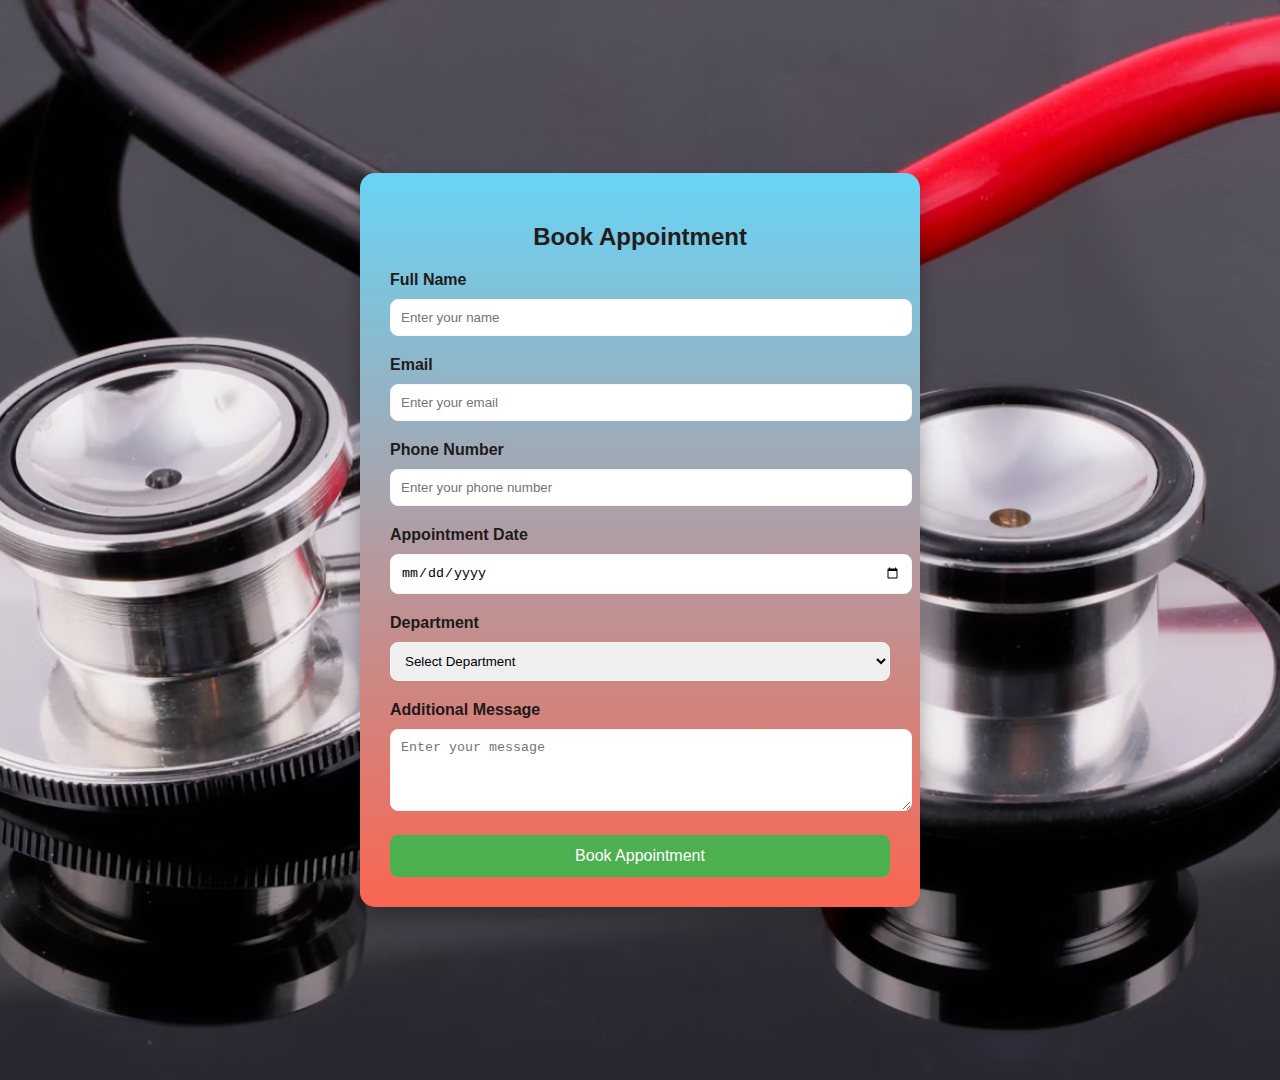
<file: apointment.html>
<!DOCTYPE html>
<html lang="en">
<head>
    <meta charset="UTF-8">
    <meta name="viewport" content="width=device-width, initial-scale=1.0">
    <title>Book appointments</title>
    <link rel="stylesheet" href="book.css">
</head>
<body>
    <div class="form-container">
        <h2>Book Appointment</h2>
        <form>
          <label for="name">Full Name</label>
          <input type="text" id="name" placeholder="Enter your name" required>
      
          <label for="email">Email</label>
          <input type="email" id="email" placeholder="Enter your email" required>
      
          <label for="phone">Phone Number</label>
          <input type="tel" id="phone" placeholder="Enter your phone number" required>
      
          <label for="date">Appointment Date</label>
          <input type="date" id="date" required>
      
          <label for="department">Department</label>
          <select id="department" required>
            <option value="">Select Department</option>
            <option value="cardiology">Cardiology</option>
            <option value="neurology">Neurology</option>
            <option value="orthopedics">Orthopedics</option>
            <option value="pediatrics">Pediatrics</option>
          </select>
      
          <label for="message">Additional Message</label>
          <textarea id="message" rows="4" placeholder="Enter your message"></textarea>
      
          <button type="submit">Book Appointment</button>
        </form>
      </div>
</body>
</html>
</file>
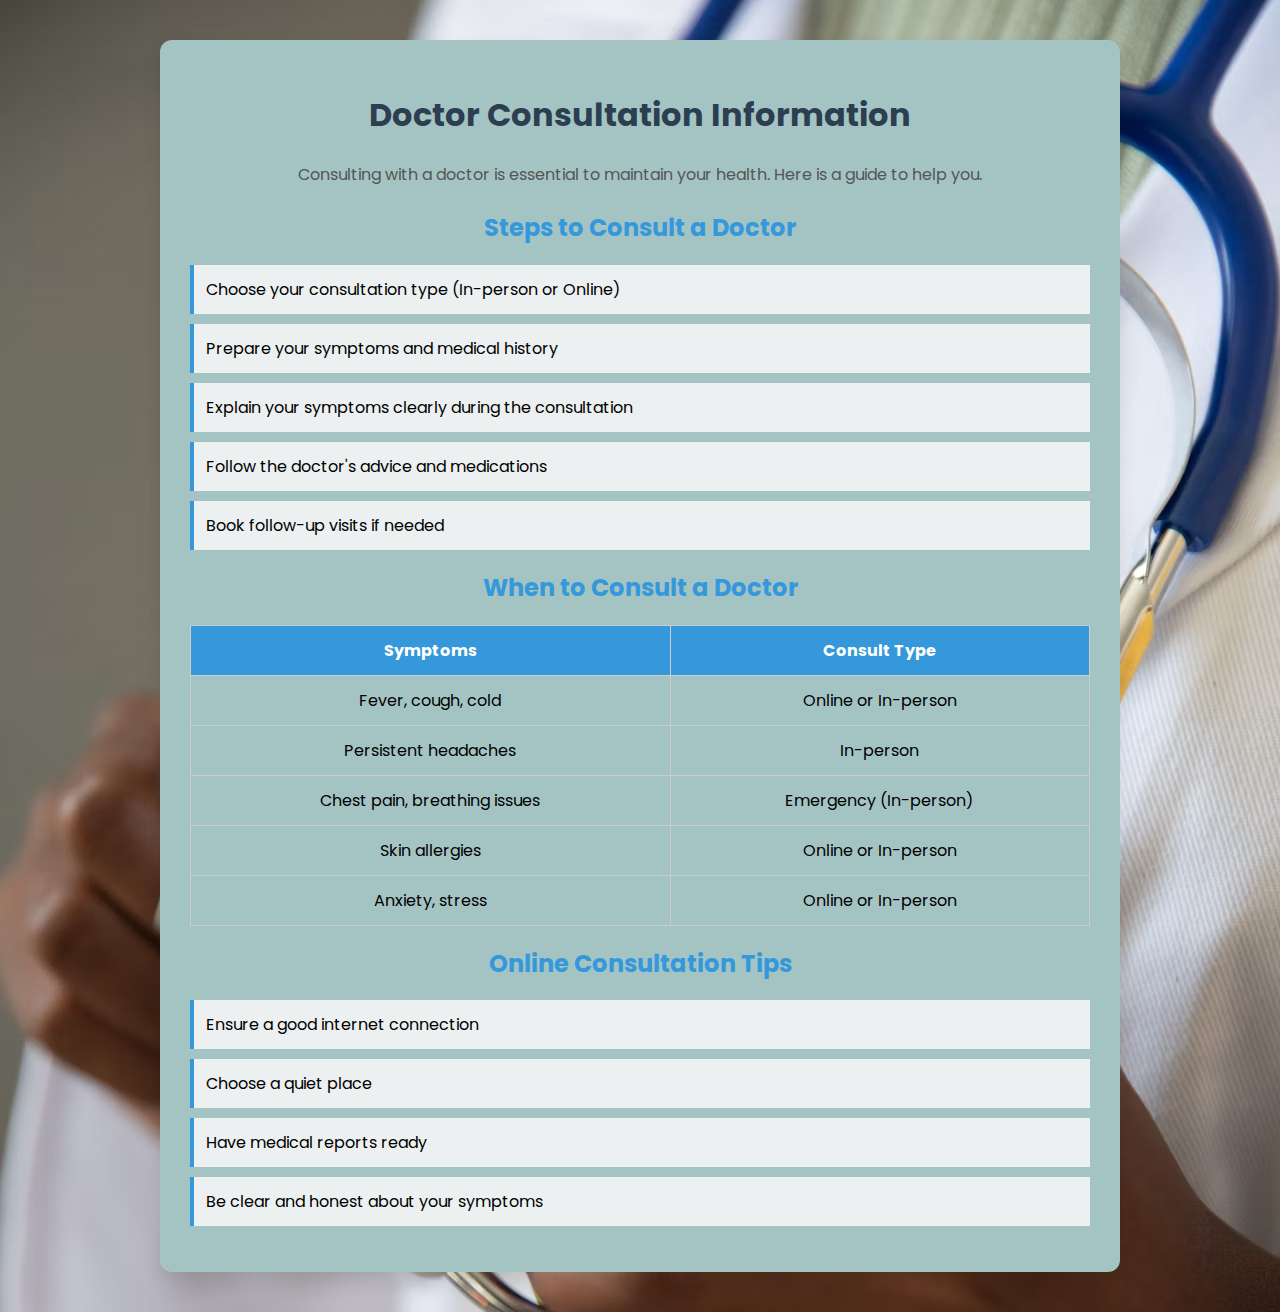
<file: consult.html>
<!DOCTYPE html>
<html lang="en">
<head>
    <meta charset="UTF-8">
    <meta name="viewport" content="width=device-width, initial-scale=1.0">
    <title>Doctor Consultation Info</title>
    <link href="https://fonts.googleapis.com/css2?family=Poppins:wght@400;600&display=swap" rel="stylesheet">
    <link rel="stylesheet" href="doctor.css">
</head>
<body>
    <div class="container">
        <h1>Doctor Consultation Information</h1>
        <p>Consulting with a doctor is essential to maintain your health. Here is a guide to help you.</p>
    
        <h2>Steps to Consult a Doctor</h2>
        <ul>
            <li>Choose your consultation type (In-person or Online)</li>
            <li>Prepare your symptoms and medical history</li>
            <li>Explain your symptoms clearly during the consultation</li>
            <li>Follow the doctor's advice and medications</li>
            <li>Book follow-up visits if needed</li>
        </ul>
    
        <h2>When to Consult a Doctor</h2>
        <table>
            <thead>
                <tr>
                    <th>Symptoms</th>
                    <th>Consult Type</th>
                </tr>
            </thead>
            <tbody>
                <tr>
                    <td>Fever, cough, cold</td>
                    <td>Online or In-person</td>
                </tr>
                <tr>
                    <td>Persistent headaches</td>
                    <td>In-person</td>
                </tr>
                <tr>
                    <td>Chest pain, breathing issues</td>
                    <td>Emergency (In-person)</td>
                </tr>
                <tr>
                    <td>Skin allergies</td>
                    <td>Online or In-person</td>
                </tr>
                <tr>
                    <td>Anxiety, stress</td>
                    <td>Online or In-person</td>
                </tr>
            </tbody>
        </table>
    
        <h2>Online Consultation Tips</h2>
        <ul>
            <li>Ensure a good internet connection</li>
            <li>Choose a quiet place</li>
            <li>Have medical reports ready</li>
            <li>Be clear and honest about your symptoms</li>
        </ul>
    </div> 
</body>
</html>
</file>
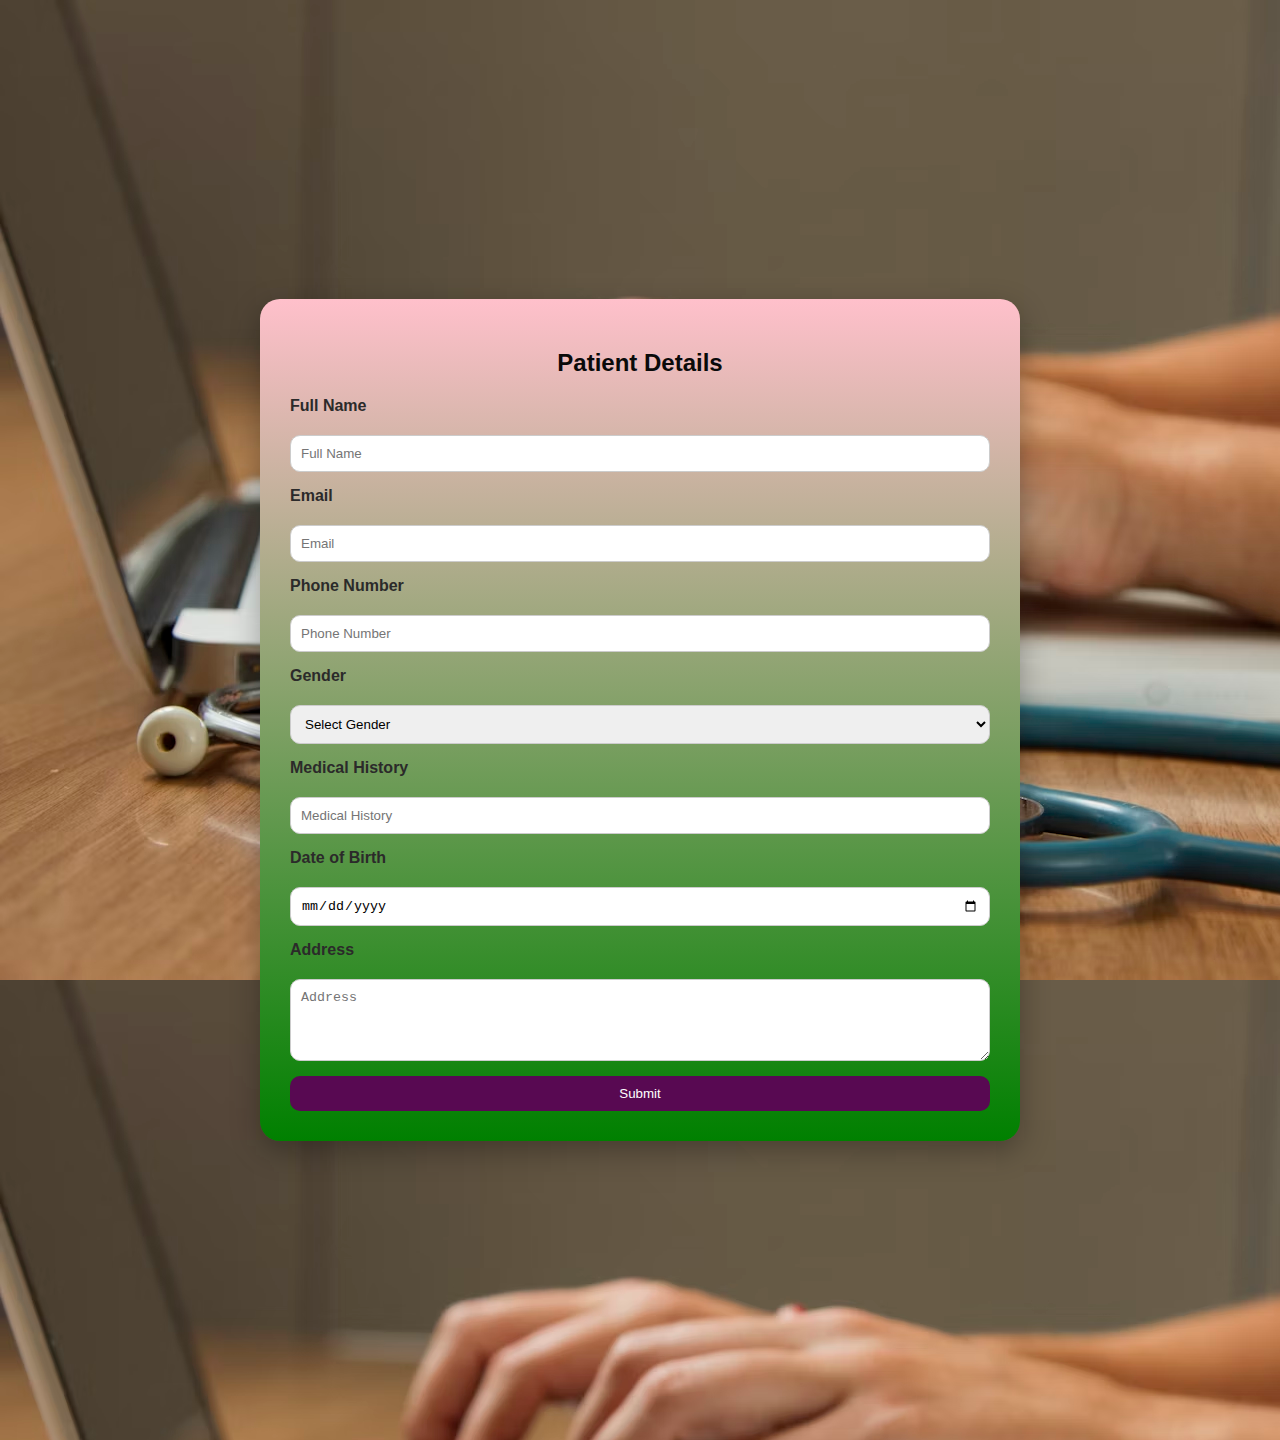
<file: contact_us.html>
<!DOCTYPE html>
 <html lang="en">
 <head>
  <meta charset="UTF-8">
  <meta name="viewport" content="width=device-width, initial-scale=1.0">
  <title>contact us</title>
  <link rel="stylesheet" href="contact.css">
 </head>
 <body>
  <div class="container">
    <div class="form-container">
      <h2>Patient Details</h2>
      <form>
        <label for="name">Full Name</label>
        <input type="text" id="name" placeholder="Full Name" required>
  
        <label for="email">Email</label>
        <input type="email" id="email" placeholder="Email" required>
  
        <label for="phone">Phone Number</label>
        <input type="text" id="phone" placeholder="Phone Number" required>
  
        <label for="gender">Gender</label>
        <select id="gender" required>
          <option value="">Select Gender</option>
          <option value="Male">Male</option>
          <option value="Female">Female</option>
          <option value="Other">Other</option>
        </select>
        <label for="history">Medical History</label>
        <input type="text" id="history" placeholder="Medical History" required>
  
        <label for="dob">Date of Birth</label>
        <input type="date" id="dob" required>
  
        <label for="address">Address</label>
        <textarea id="address" placeholder="Address" rows="4" required></textarea>
  
        <button type="submit">Submit</button>
      </form>
    </div>
  </div>
  
 </body>
 </html>
</file>
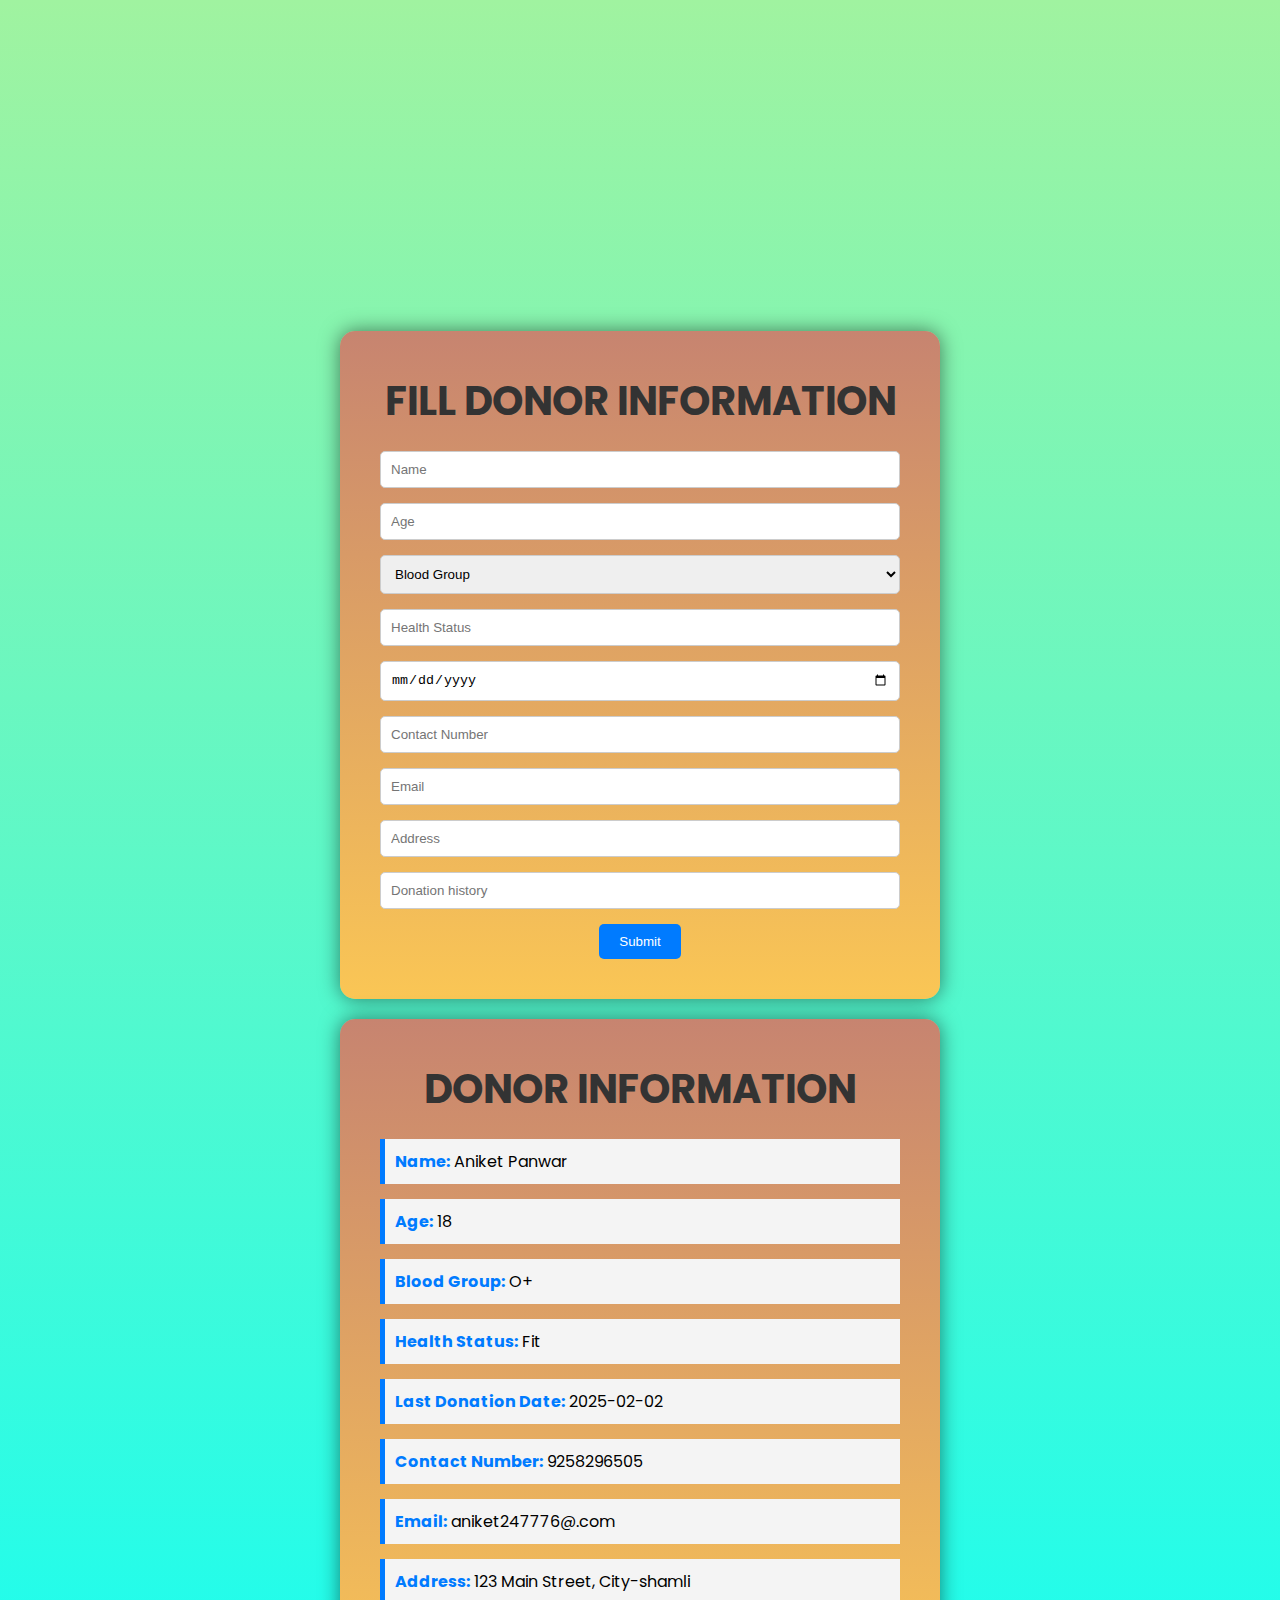
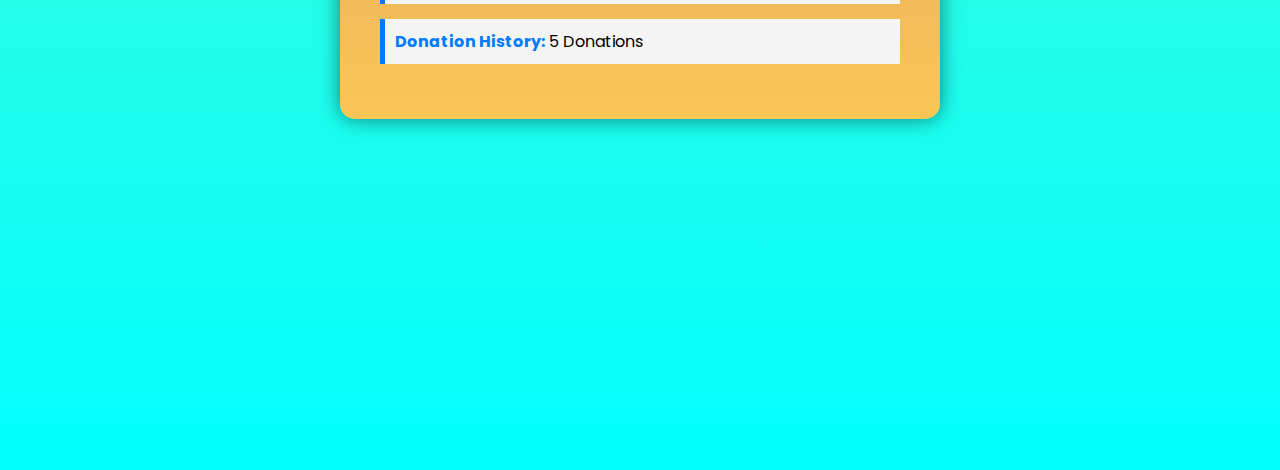
<file: donar.html>
<!DOCTYPE html>
<html lang="en">
<head>
    <meta charset="UTF-8">
    <meta name="viewport" content="width=device-width, initial-scale=1.0">
    <title>Donor Medical Report</title>
    <link href="https://fonts.googleapis.com/css2?family=Poppins:wght@300;400;600&display=swap" rel="stylesheet">
    <link rel="stylesheet" href="donar01.css">
</head>
<body>
    <div class="form-container">
        <h1>Fill Donor Information</h1>
        <form>
            <input type="text" placeholder="Name" required>
            <input type="number" placeholder="Age" required>
            <select required>
                <option value="" disabled selected>Blood Group</option>
                <option value="A+">A+</option>
                <option value="A-">A-</option>
                <option value="B+">B+</option>
                <option value="B-">B-</option>
                <option value="O+">O+</option>
                <option value="O-">O-</option>
                <option value="AB+">AB+</option>
                <option value="AB-">AB-</option>
            </select>
            <input type="text" placeholder="Health Status" required>
            <input type="date" placeholder="Last Donation Date" required>
            <input type="tel" placeholder="Contact Number" required>
            <input type="email" placeholder="Email" required>
            <input type="text" placeholder="Address" required>
            <input type="text" placeholder="Donation history" required>
            <button type="submit">Submit</button>
        </form>
    </div>
    <div class="report-container">
        <h1>Donor Information</h1>
        <div class="report-item"><span>Name:</span> Aniket Panwar</div>
        <div class="report-item"><span>Age:</span> 18</div>
        <div class="report-item"><span>Blood Group:</span> O+</div>
        <div class="report-item"><span>Health Status:</span> Fit</div>
        <div class="report-item"><span>Last Donation Date:</span> 2025-02-02</div>
        <div class="report-item"><span>Contact Number:</span> 9258296505</div>
        <div class="report-item"><span>Email:</span>  aniket247776@.com</div>
        <div class="report-item"><span>Address:</span> 123 Main Street, City-shamli</div>
        <div class="report-item"><span>Donation History:</span> 5 Donations</div>
    </div>
</body>
</html>
</file>
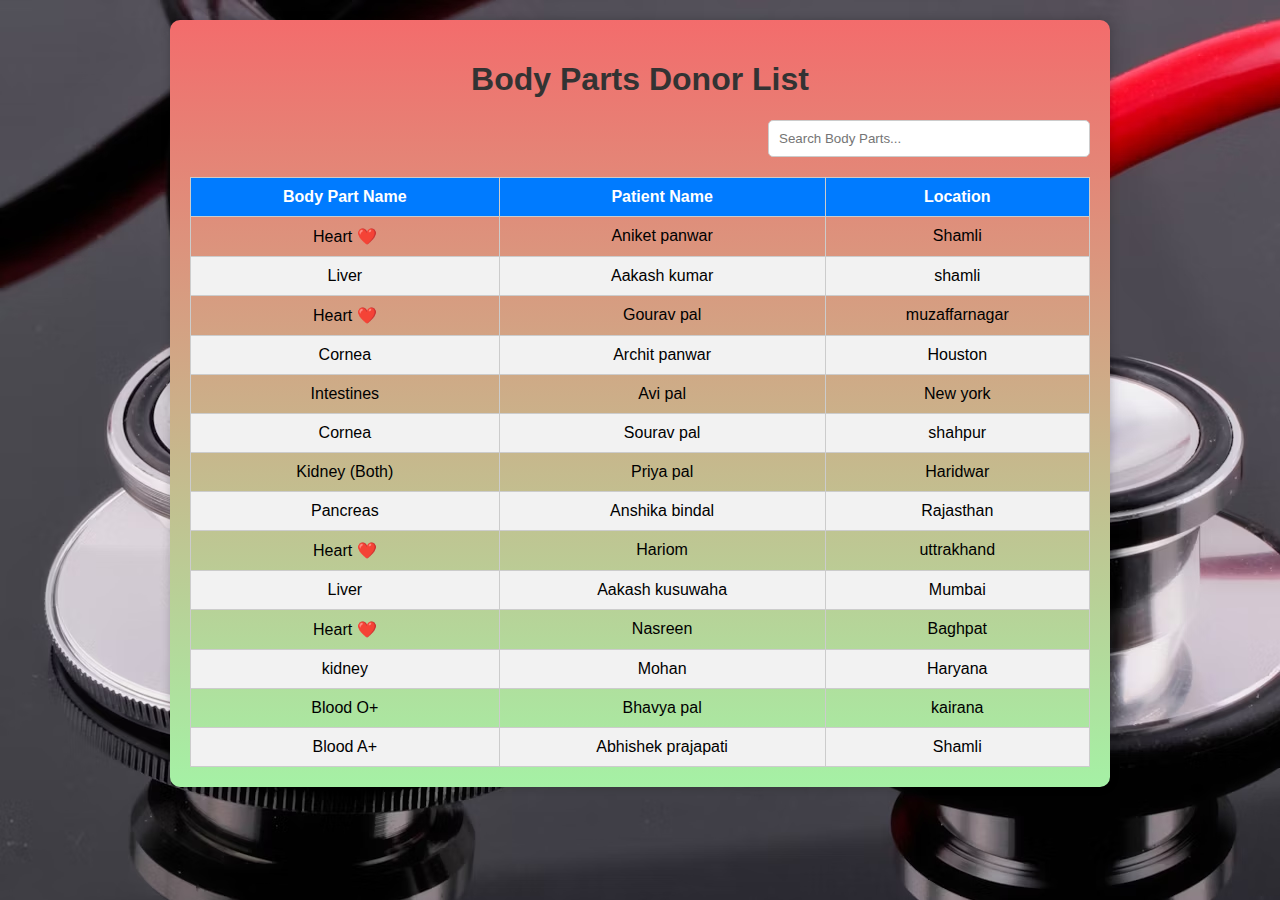
<file: find-donar.html>
<!DOCTYPE html>
<html lang="en">

<head>
  <meta charset="UTF-8">
  <meta name="viewport" content="width=device-width, initial-scale=1.0">
  <title>Body Parts Donor List</title>
  <link rel="stylesheet" href="find-donar01.css">
</head>

<body>
  <div class="container">
    <h1>Body Parts Donor List</h1>
    <div class="search-box">
      <input type="text" id="search" onkeyup="searchParts()" placeholder="Search Body Parts...">
    </div>
    <table>
      <thead>
        <tr>
          <th>Body Part Name</th>
          <th>Patient Name</th>
          <th>Location</th>
        </tr>
      </thead>
      <tbody id="donorTable">
        <tr>
          <td>Heart ❤️</td>
          <td>Aniket panwar</td>
          <td>Shamli</td>
        </tr>
        <tr>
          <td>Liver</td>
          <td>Aakash kumar</td>
          <td>shamli</td>
        </tr>
        <tr>
          <td>Heart ❤️</td>
          <td>Gourav pal</td>
          <td>muzaffarnagar</td>
        </tr>
        <tr>
          <td>Cornea</td>
          <td>Archit panwar</td>
          <td>Houston</td>
        </tr>
        <tr>
          <td>Intestines</td>
          <td>Avi pal</td>
          <td>New york</td>
        </tr>
        <tr>
          <td>Cornea</td>
          <td>Sourav pal</td>
          <td>shahpur</td>
        </tr>
        <tr>
          <td>Kidney (Both)</td>
          <td>Priya pal</td>
          <td>Haridwar</td>
        </tr>
        <tr>
          <td>Pancreas</td>
          <td>Anshika bindal </td>
          <td>Rajasthan</td>
        </tr>
        <tr>
          <td>Heart ❤️</td>
          <td>Hariom</td>
          <td>uttrakhand</td>
        </tr>
        <tr>
          <td>Liver</td>
          <td>Aakash kusuwaha</td>
          <td>Mumbai</td>
        </tr>
        <tr>
          <td>Heart ❤️</td>
          <td>Nasreen </td>
          <td>Baghpat</td>
        </tr>
        <tr>
          <td> kidney</td>
          <td>Mohan</td>
          <td>Haryana</td>
        </tr>
        <tr>
          <td>Blood O+</td>
          <td>Bhavya pal</td>
          <td>kairana</td>
        </tr>
        <tr>
          <td>Blood A+</td>
          <td> Abhishek prajapati</td>
          <td>Shamli</td>
        </tr>
      </tbody>
    </table>
  </div>
  <script src="script.js"></script>
</body>

</html>
</file>
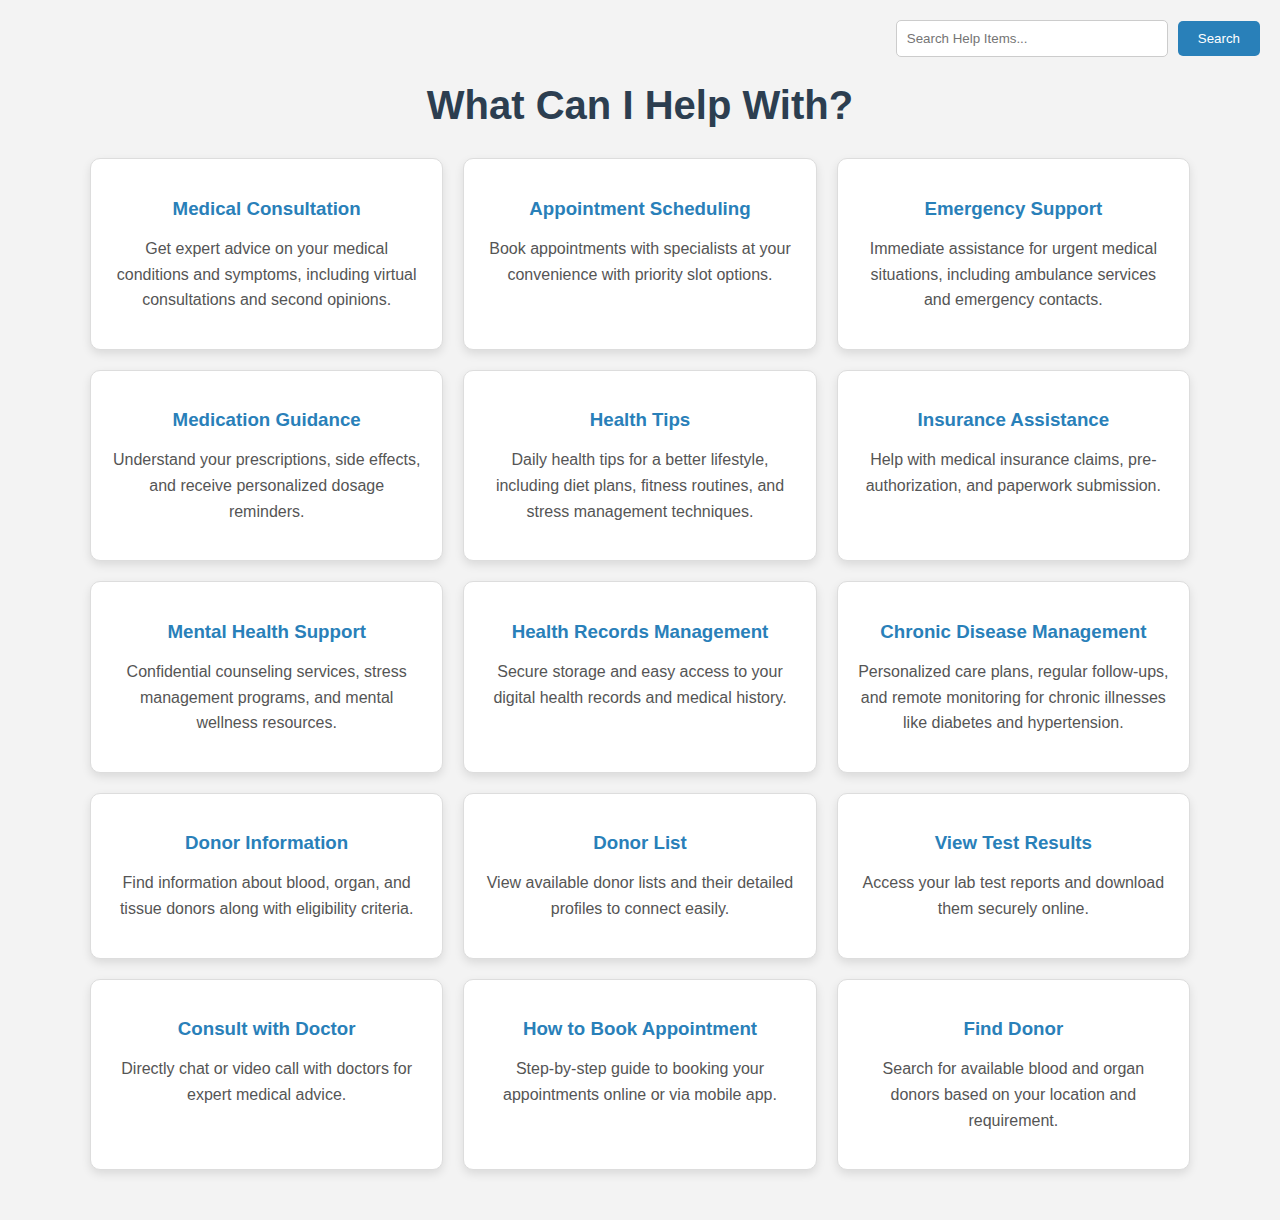
<file: help.html>
<!DOCTYPE html>
<html lang="en">
<head>
    <meta charset="UTF-8">
    <meta name="viewport" content="width=device-width, initial-scale=1.0">
    <title>Medical Help Section</title>
    <link rel="stylesheet" href="helf01.css">
</head>
<body>
    <section class="help-section">
        <div class="search-box">
            <input type="text" id="search" placeholder="Search Help Items..." onkeyup="searchItems()">
            <button onclick="searchItems()">Search</button>
        </div>
        <h2>What Can I Help With?</h2>
        <ul class="help-list">
            <li class="help-item">
                <h3>Medical Consultation</h3>
                <p>Get expert advice on your medical conditions and symptoms, including virtual consultations and second opinions.</p>
            </li>
            <li class="help-item">
                <h3>Appointment Scheduling</h3>
                <p>Book appointments with specialists at your convenience with priority slot options.</p>
            </li>
            <li class="help-item">
                <h3>Emergency Support</h3>
                <p>Immediate assistance for urgent medical situations, including ambulance services and emergency contacts.</p>
            </li>
            <li class="help-item">
                <h3>Medication Guidance</h3>
                <p>Understand your prescriptions, side effects, and receive personalized dosage reminders.</p>
            </li>
            <li class="help-item">
                <h3>Health Tips</h3>
                <p>Daily health tips for a better lifestyle, including diet plans, fitness routines, and stress management techniques.</p>
            </li>
            <li class="help-item">
                <h3>Insurance Assistance</h3>
                <p>Help with medical insurance claims, pre-authorization, and paperwork submission.</p>
            </li>
            <li class="help-item">
                <h3>Mental Health Support</h3>
                <p>Confidential counseling services, stress management programs, and mental wellness resources.</p>
            </li>
            <li class="help-item">
                <h3>Health Records Management</h3>
                <p>Secure storage and easy access to your digital health records and medical history.</p>
            </li>
            <li class="help-item">
                <h3>Chronic Disease Management</h3>
                <p>Personalized care plans, regular follow-ups, and remote monitoring for chronic illnesses like diabetes and hypertension.</p>
            </li>
            <li class="help-item">
                <h3>Donor Information</h3>
                <p>Find information about blood, organ, and tissue donors along with eligibility criteria.</p>
            </li>
            <li class="help-item">
                <h3>Donor List</h3>
                <p>View available donor lists and their detailed profiles to connect easily.</p>
            </li>
            <li class="help-item">
                <h3>View Test Results</h3>
                <p>Access your lab test reports and download them securely online.</p>
            </li>
            <li class="help-item">
                <h3>Consult with Doctor</h3>
                <p>Directly chat or video call with doctors for expert medical advice.</p>
            </li>
            <li class="help-item">
                <h3>How to Book Appointment</h3>
                <p>Step-by-step guide to booking your appointments online or via mobile app.</p>
            </li>
            <li class="help-item">
                <h3>Find Donor</h3>
                <p>Search for available blood and organ donors based on your location and requirement.</p>
            </li>
        </ul>
    </section>
    <script src="script.js"></script>
</body>
</html>
</file>
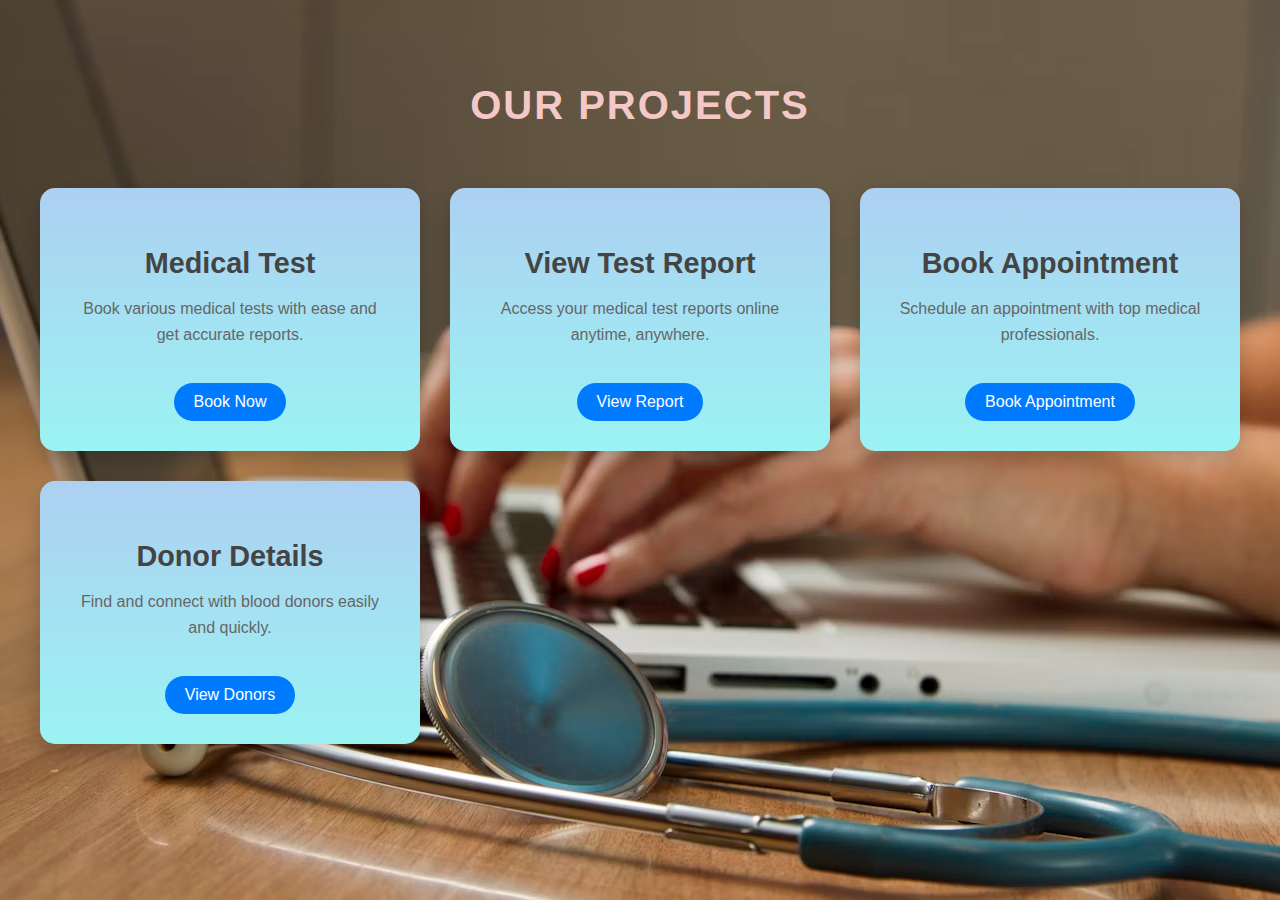
<file: our_project.html>
<!DOCTYPE html>
<html lang="en">
<head>
    <meta charset="UTF-8">
    <meta name="viewport" content="width=device-width, initial-scale=1.0">
    <title>Our Projects - Medical Services</title>
    <link rel="stylesheet" href="our_project.css">
</head>
<body>
    <div class="projects-section">
        <h2>Our Projects</h2>
        <div class="project-cards">
          <div class="card">
            <i class="fas fa-vial"></i>
            <h3>Medical Test</h3>
            <p>Book various medical tests with ease and get accurate reports.</p>
            <a href="#" class="btn">Book Now</a>
          </div>
          <div class="card">
            <i class="fas fa-file-medical"></i>
            <h3>View Test Report</h3>
            <p>Access your medical test reports online anytime, anywhere.</p>
            <a href="#" class="btn">View Report</a>
          </div>
          <div class="card">
            <i class="fas fa-calendar-check"></i>
            <h3>Book Appointment</h3>
            <p>Schedule an appointment with top medical professionals.</p>
            <a href="#" class="btn">Book Appointment</a>
          </div>
          <div class="card">
            <i class="fas fa-hand-holding-heart"></i>
            <h3>Donor Details</h3>
            <p>Find and connect with blood donors easily and quickly.</p>
            <a href="#" class="btn">View Donors</a>
          </div>
        </div>
      </div>
</body>
</html>
</file>
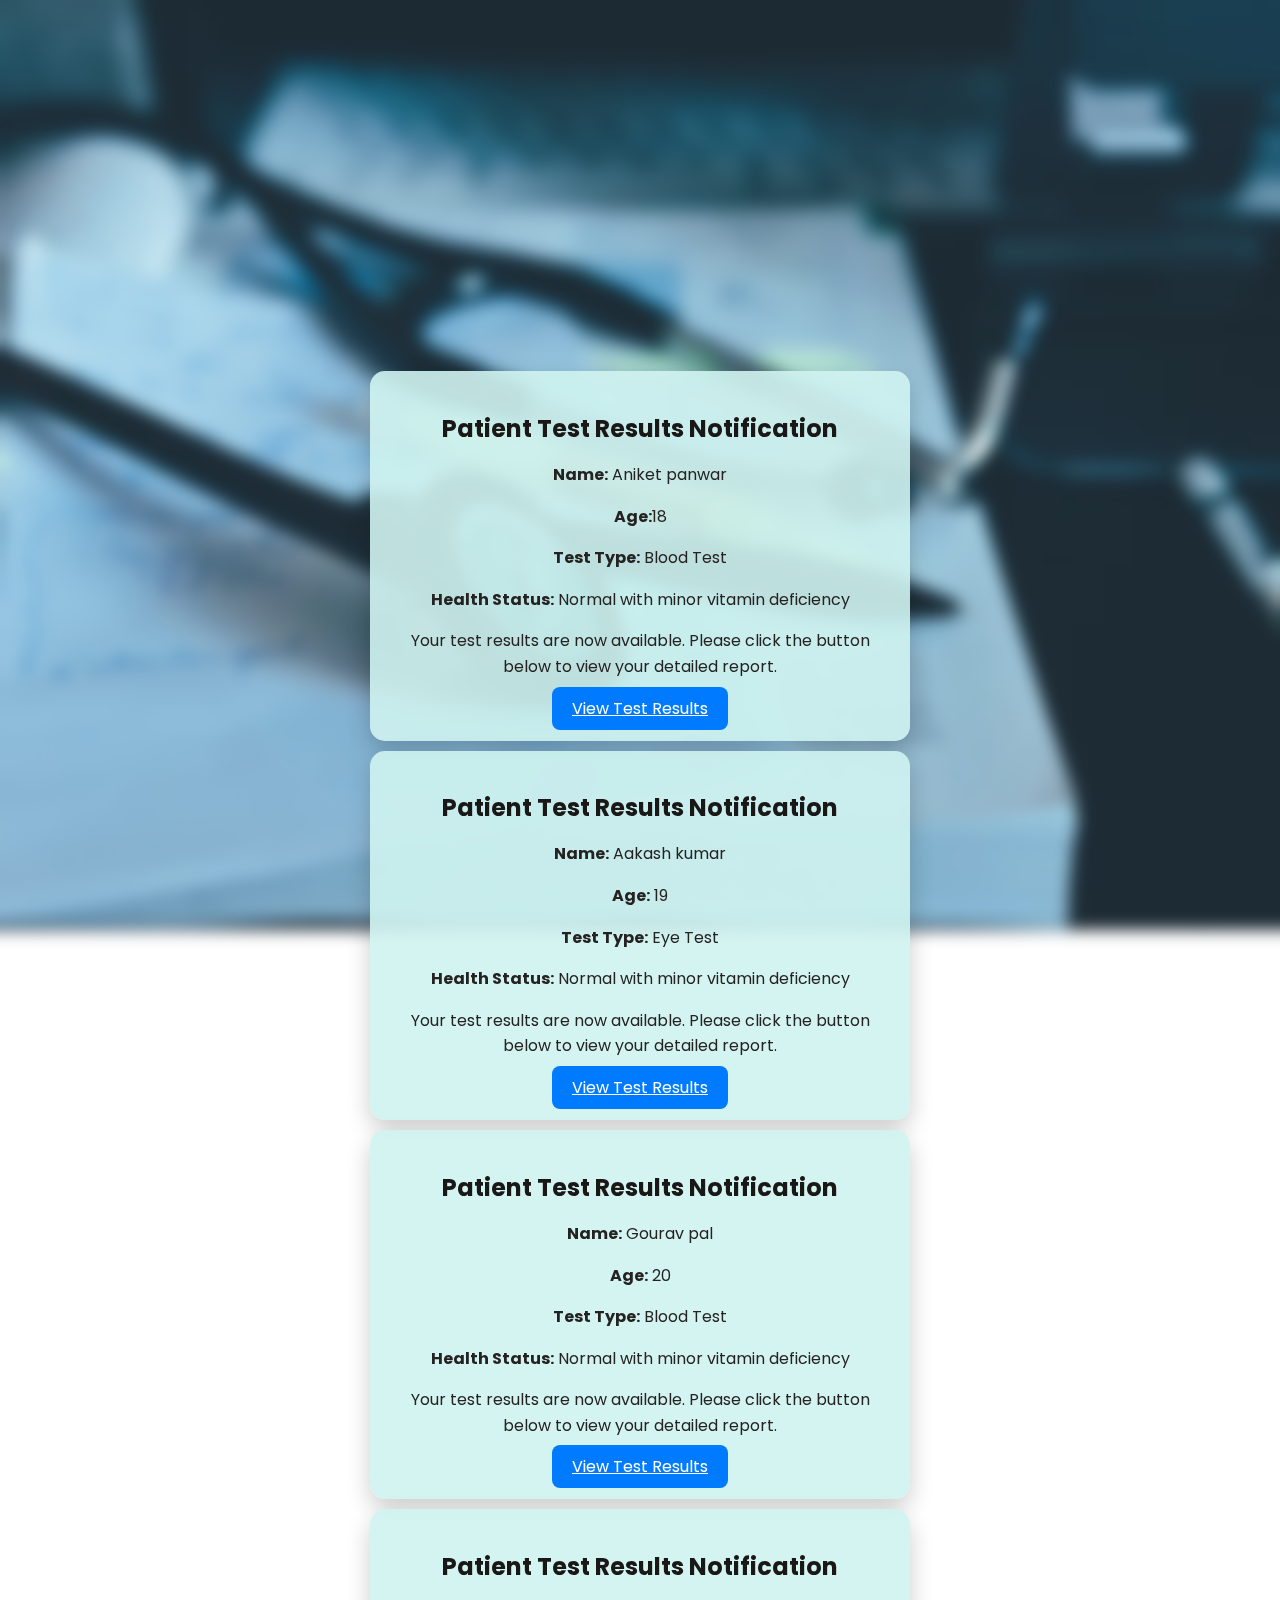
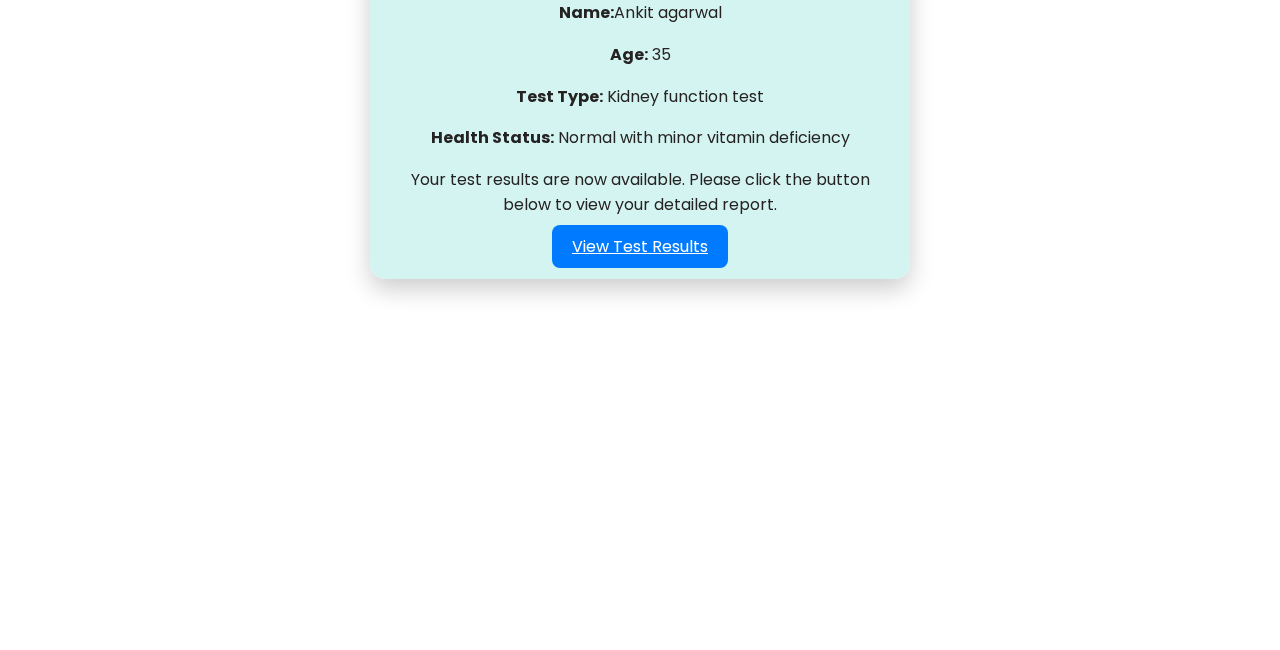
<file: test_report.html>
<!DOCTYPE html>
<html lang="en">
<head>
    <meta charset="UTF-8">
    <meta name="viewport" content="width=device-width, initial-scale=1.0">
    <title>Patient Test Results</title>
    <link href="https://fonts.googleapis.com/css2?family=Poppins:wght@400;600&display=swap" rel="stylesheet">
    <link rel="stylesheet" href="report.css">
</head>
<body>
     
      <div class="notification-section">
        <h2>Patient Test Results Notification</h2>
        <p><strong>Name:</strong> Aniket panwar</p>
        <p><strong>Age:</strong>18</p>
        <p><strong>Test Type:</strong> Blood Test</p>
        <p><strong>Health Status:</strong> Normal with minor vitamin deficiency</p>
        <p>Your test results are now available. Please click the button below to view your detailed report.</p>
        <a href="test_result.html" class="btn">View Test Results</a>
      </div>
      <div class="notification-section">
        <h2>Patient Test Results Notification</h2>
        <p><strong>Name:</strong> Aakash kumar</p>
        <p><strong>Age:</strong> 19</p>
        <p><strong>Test Type:</strong> Eye Test</p>
        <p><strong>Health Status:</strong> Normal with minor vitamin deficiency</p>
        <p>Your test results are now available. Please click the button below to view your detailed report.</p>
        <a href=" test_result.html" class="btn">View Test Results</a>
      </div>
      <div class="notification-section">
        <h2>Patient Test Results Notification</h2>
        <p><strong>Name:</strong> Gourav pal</p>
        <p><strong>Age:</strong> 20</p>
        <p><strong>Test Type:</strong> Blood Test</p>
        <p><strong>Health Status:</strong> Normal with minor vitamin deficiency</p>
        <p>Your test results are now available. Please click the button below to view your detailed report.</p>
        <a href=" test_result.html" class="btn">View Test Results</a>
      </div>
      <div class="notification-section">
        <h2>Patient Test Results Notification</h2>
        <p><strong>Name:</strong>Ankit agarwal</p>
        <p><strong>Age:</strong> 35</p>
        <p><strong>Test Type:</strong>   Kidney function test</p>
        <p><strong>Health Status:</strong> Normal with minor vitamin deficiency</p>
        <p>Your test results are now available. Please click the button below to view your detailed report.</p>
        <a href=" test_result.html" class="btn">View Test Results</a>
      </div>

       
      </body>
</body>
</html>
</file>
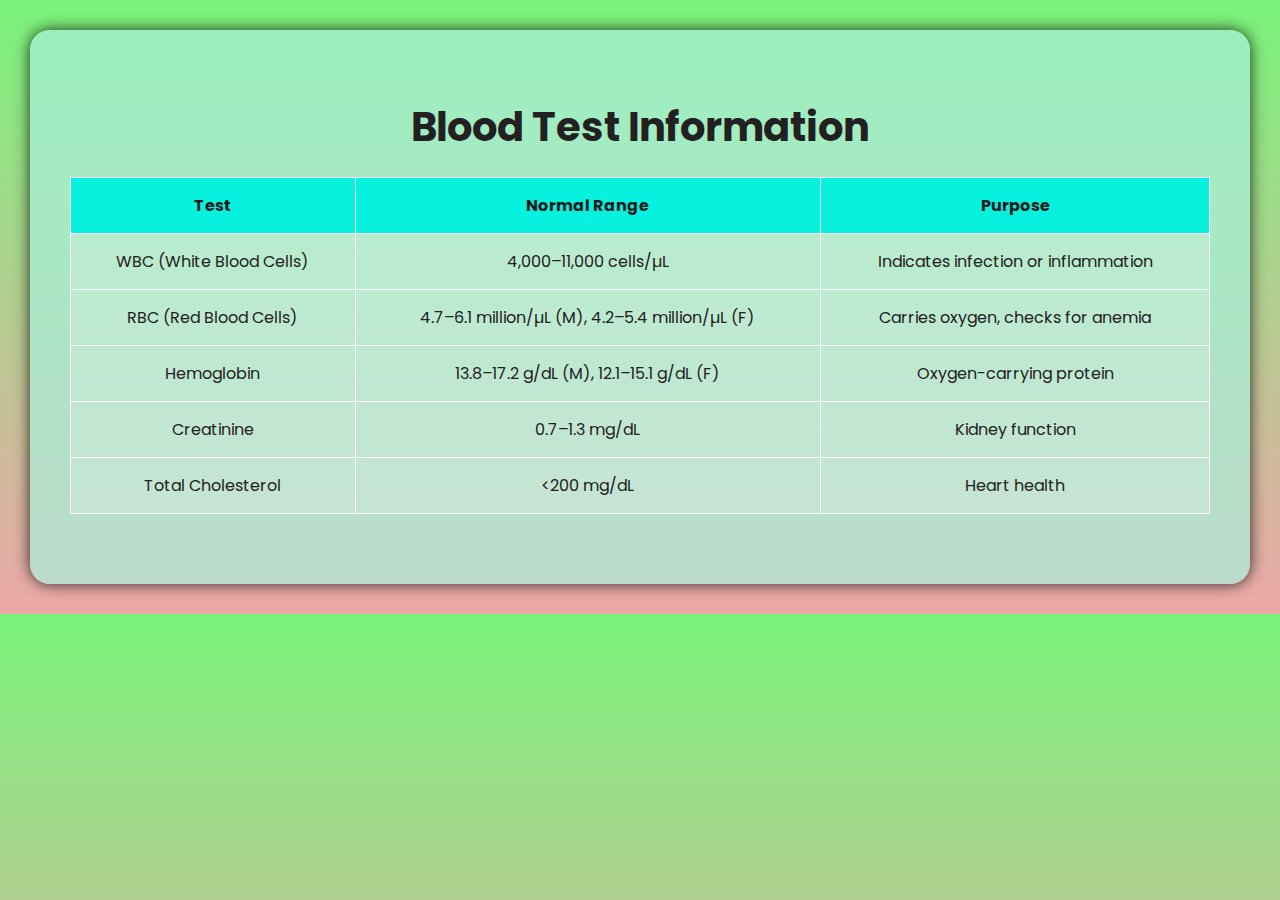
<file: test_result.html>
<!DOCTYPE html>
<html lang="en">
<head>
    <meta charset="UTF-8">
    <meta name="viewport" content="width=device-width, initial-scale=1.0">
    <title>Blood Test Information</title>
    <link href="https://fonts.googleapis.com/css2?family=Poppins:wght@300;400;600&display=swap" rel="stylesheet">
    <link rel="stylesheet" href="test _result01.css">
</head>
<body>
    <div class="container">
        <h1>Blood Test Information</h1>
        <table>
            <thead>
            <tr>
                <th>Test</th>
                <th>Normal Range</th>
                <th>Purpose</th>
            </tr>
            </thead>
            <tbody>
            <tr>
                <td>WBC (White Blood Cells)</td>
                <td>4,000–11,000 cells/µL</td>
                <td>Indicates infection or inflammation</td>
            </tr>
            <tr>
                <td>RBC (Red Blood Cells)</td>
                <td>4.7–6.1 million/µL (M), 4.2–5.4 million/µL (F)</td>
                <td>Carries oxygen, checks for anemia</td>
            </tr>
            <tr>
                <td>Hemoglobin</td>
                <td>13.8–17.2 g/dL (M), 12.1–15.1 g/dL (F)</td>
                <td>Oxygen-carrying protein</td>
            </tr>
            <tr>
                <td>Creatinine</td>
                <td>0.7–1.3 mg/dL</td>
                <td>Kidney function</td>
            </tr>
            <tr>
                <td>Total Cholesterol</td>
                <td><200 mg/dL</td>
                <td>Heart health</td>
            </tr>
            </tbody>
        </table>
    </div> 
</body>
</html>
</file>
<file: book.css>
body {
    margin: 0;
    font-family: Arial, sans-serif;
    background: url('images/img6.avif') no-repeat center center/cover;
    height: 120vh;
    display: flex;
    align-items: center;
    justify-content: center;
}

.form-container {
    background: linear-gradient(rgb(104, 212, 245), rgb(250, 101, 81));
    padding: 30px;
    border-radius: 15px;
    box-shadow: 0 10px 20px rgba(0, 0, 0, 0.3);
    width: 100%;
    max-width: 500px;
    animation: fadeIn 1s ease-in-out;
     
}

h2 {
    text-align: center;
    color: #251b1b;
    margin-bottom: 20px;
}

label {
    display: block;
    margin-bottom: 10px;
    color: #201a1a;
    font-weight: bold;
}

input, textarea, select {
    width: 100%;
    padding: 10px;
    margin-bottom: 20px;
    border: 1px solid #f7f5f5;
    border-radius: 8px;
    transition: all 0.3s ease-in-out;
}

input:focus, textarea:focus, select:focus {
    border-color: #04c9b8;
    outline: none;
    box-shadow: 0 0 8px rgba(5, 238, 102, 0.6);
}

button {
    width: 100%;
    padding: 12px;
    background: #4CAF50;
    color: #fff;
    border: none;
    border-radius: 8px;
    cursor: pointer;
    font-size: 16px;
    transition: background 0.3s ease;
}

button:hover {
    background: #45a049; /* Adjust button hover background */
}

@media (max-width: 600px) {
    .form-container {
        padding: 20px; /* Reduce padding for smaller screens */
        margin: 10px; /* Add margin for smaller screens */
    }

    h2 {
        font-size: 1.5rem; /* Adjust heading size */
    }

    input, textarea, select {
        padding: 8px; /* Adjust padding for inputs */
    }

    button {
        padding: 10px; /* Adjust button padding */
    }
}

@keyframes fadeIn {
    from {
        opacity: 0;
        transform: translateY(-20px);
    }
    to {
        opacity: 1;
        transform: translateY(0);
    }
}
</file>
<file: doctor.css>
body {
    font-family: 'Poppins', sans-serif;
    background:url(images/img8.avif);
    margin: 0;
    padding: 0;
    text-align: center;
}
.container {
    max-width: 900px;
    margin: 40px auto;
    background: #a4c4c4;
    padding: 30px;
    box-shadow: 0 10px 20px rgba(0, 0, 0, 0.1);
    border-radius: 12px;
}
h1 {
    color: #2c3e50;
}
h2 {
    color: #3498db;
    margin-top: 20px;
}
p {
    color: #555;
    line-height: 1.8;
}
table {
    width: 100%;
    margin: 20px 0;
    border-collapse: collapse;
}
table, th, td {
    border: 1px solid #ccc;
}
th, td {
    padding: 12px;
    text-align: center;
}
th {
    background-color: #3498db;
    color: #fff;
}
ul {
    list-style: none;
    padding: 0;
}
ul li {
    background: #ecf0f1;
    margin: 10px 0;
    padding: 12px;
    border-left: 4px solid #3498db;
    text-align: left;
}
</file>
<file: contact.css>
body {
    font-family: Arial, sans-serif;
    margin: 0;
    padding: 0;
    background:  url(images/img7.avif);
    display: flex;
    justify-content: center;
    align-items: center;
    height: 160vh;
    flex-direction: column;
    gap: 30px;
  }
  .container {
    background:  linear-gradient(pink,green);
    padding: 30px;
    border-radius: 20px;
    box-shadow: 0 10px 30px rgba(0, 0, 0, 0.3);
    max-width: 700px;
    width: 100%;
  }
  .form-container h2 {
    text-align: center;
    margin-bottom: 20px;
    color: #0a0a0a;
  }
  form {
    display: flex;
    flex-direction: column;
    gap: 15px;
  }
  label {
    font-weight: bold;
    margin-bottom: 5px;
    color: #2b2a2a;
  }
  input, textarea, select, button {
    padding: 10px;
    border: 1px solid #ccc;
    border-radius: 10px;
    outline: none;
  }
  input:focus, textarea:focus, select:focus {
    border-color: #74ebd5;
  }
  button {
    background: #580952;
    color: white;
    border: none;
    cursor: pointer;
    transition: background 0.3s;
  }
  button:hover {
    background: #5ac8d8;
  }
</file>
<file: donar01.css>
* {
    margin: 0;
    padding: 0;
    box-sizing: border-box;
}
body {
    font-family: 'Poppins', sans-serif;
    background:  linear-gradient(rgb(160, 243, 160),aqua) no-repeat center center/cover;
    display: flex;
    justify-content: center;
    align-items: center;
    height: 230vh;
    padding: 20px;
    flex-direction: column;
    overflow-y: auto;
}
.report-container, .form-container {
    background:  linear-gradient(rgb(199, 132, 112),rgb(250, 198, 85));
    padding: 40px;
    border-radius: 15px;
    box-shadow: 0 0 20px rgba(0, 0, 0, 0.5);
    max-width: 600px;
    width: 100%;
    text-align: center;
    animation: fadeIn 1.2s ease-in-out;
    margin-bottom: 20px;
    transition: 0.3s ease-in-out;
}
h1 {
    margin-bottom: 20px;
    color: #333;
    font-size: 2.5em;
    text-transform: uppercase;
}
.report-item {
    margin-bottom: 15px;
    padding: 10px;
    background: #f4f4f4;
    border-left: 5px solid #007BFF;
    text-align: left;
    transition: 0.3s ease-in-out;
}
.report-item:hover {
    background: #e0e0e0;
    transform: translateY(-5px);
}
span {
    font-weight: bold;
    color: #007BFF;
}
form input, form select {
    width: 100%;
    padding: 10px;
    margin-bottom: 15px;
    border: 1px solid #ccc;
    border-radius: 5px;
    outline: none;
    transition: 0.3s ease-in-out;
}
form input:focus, form select:focus {
    border-color: #007BFF;
    box-shadow: 0 0 10px rgba(0, 123, 255, 0.5);
}
button {
    padding: 10px 20px;
    background: #007BFF;
    color: white;
    border: none;
    border-radius: 5px;
    cursor: pointer;
    transition: 0.3s ease-in-out;
}
button:hover {
    background: #0056b3;
}
@media (max-width: 768px) {
    .report-container, .form-container {
        padding: 20px;
        max-width: 100%;
        margin-bottom: 15px;
    }
    h1 {
        font-size: 2em;
    }
    form input, form select, button {
        padding: 8px;
    }
}
@keyframes fadeIn {
    from {
        opacity: 0;
        transform: scale(0.9);
    }
    to {
        opacity: 1;
        transform: scale(1);
    }
}
</file>
<file: find-donar01.css>
body {
    font-family: Arial, sans-serif;
    margin: 0;
    padding: 0;
    background:url(images/img6.avif);
  }
  .container {
    max-width: 900px;
    margin: 20px auto;
    padding: 20px;
    background: linear-gradient(rgb(243, 108, 108),rgb(165, 241, 165));
    border-radius: 10px;
    box-shadow: 0 0 10px rgba(0, 0, 0, 0.2);
  }
  h1 {
    text-align: center;
    color: #333;
  }
  .search-box {
    display: flex;
    justify-content: flex-end;
    margin-bottom: 20px;
  }
  .search-box input {
    padding: 10px;
    width: 300px;
    border: 1px solid #ccc;
    border-radius: 5px;
    outline: none;
  }
  table {
    width: 100%;
    border-collapse: collapse;
  }
  table, th, td {
    border: 1px solid #ccc;
  }
  th, td {
    padding: 10px;
    text-align: center;
  }
  th {
    background-color: #007BFF;
    color: white;
  }
  tr:nth-child(even) {
    background-color: #f2f2f2;
  }
  @media (max-width: 500px) {
    .search-box input {
      width: 100%;
    }
    table, th, td {
      display: block;
      text-align:right;
    }
    th, td {
      padding: 10px;
      border-bottom: 1px solid #ccc;
    }
    /* th {
      display: ;
    } */
  }
</file>
<file: helf01.css>
body {
    font-family: Arial, sans-serif;
    margin: 0;
    padding: 0;
    box-sizing: border-box;
}
.help-section {
    text-align: center;
    padding: 50px 20px;
    background-color: #f3f3f3;
    position: relative;
}
.help-section h2 {
    font-size: 2.5em;
    color: #2c3e50;
    margin-bottom: 30px;
}
.search-box {
    position: absolute;
    top: 20px;
    right: 20px;
    display: flex;
    align-items: center;
}
.search-box input {
    padding: 10px;
    width: 250px;
    border: 1px solid #ccc;
    border-radius: 5px;
    outline: none;
}
.search-box button {
    padding: 10px 20px;
    background: #2980b9;
    color: #fff;
    border: none;
    border-radius: 5px;
    margin-left: 10px;
    cursor: pointer;
    transition: background 0.3s;
}
.search-box button:hover {
    background: #1f6691;
}
.help-list {
    display: grid;
    grid-template-columns: repeat(auto-fit, minmax(300px, 1fr));
    gap: 20px;
    padding: 0;
    list-style: none;
    max-width: 1100px;
    margin: auto;
}
.help-item {
    padding: 20px;
    background: #ffffff;
    border: 1px solid #ddd;
    border-radius: 10px;
    box-shadow: 0 4px 10px rgba(0, 0, 0, 0.1);
    transition: transform 0.3s ease-in-out;
}
.help-item:hover {
    transform: translateY(-10px);
     background: linear-gradient( rgb(243, 238, 167),rgb(182, 252, 252));
}
.help-item h3 {
    color: #2980b9;
    margin-bottom: 10px;
}
.help-item p {
    color: #555;
    line-height: 1.6;
}

@media(max-width: 768px) {
    .help-section h2 {
        font-size: 2em;
    }
    .search-box {
        position: static;
        margin-bottom: 20px;
    }
}
</file>
<file: our_project.css>
body {
    font-family: Arial, sans-serif;
    margin: 0;
    padding: 0;
    background : url(images/img7.avif);
  }
  .projects-section {
    text-align: center;
    padding: 50px 20px;
  }
  .projects-section h2 {
    font-size: 2.5em;
    color: #f5c8c8;
    margin-bottom: 40px;
    text-transform: uppercase;
    letter-spacing: 2px;
  }
.project-cards {
    display: grid;
    grid-template-columns: repeat(auto-fit, minmax(300px, 1fr));
    gap: 30px;
    padding: 20px;
    max-width: 1200px;
    margin: auto;
}

@media (max-width: 800px) {
    .project-cards {
        display: flex; /* Change to flexbox for smaller screens */
        flex-wrap: wrap; /* Allow wrapping */
        flex-direction: column; /* Stack cards vertically */
    }
}

  .card {
    background: linear-gradient(rgb(173, 208, 241),rgb(155, 243, 243));
    border-radius: 15px;
    box-shadow: 0 10px 20px rgba(0, 0, 0, 0.2);
    overflow: hidden;
    transition: transform 0.3s ease-in-out;
    text-align: center;
    padding: 30px;
  }
  .card:hover {
    transform: translateY(-10px);
  }
  .card i {
    font-size: 3em;
    color: #007bff;
    margin-bottom: 20px;
  }
  .card h3 {
    font-size: 1.8em;
    margin-bottom: 15px;
    color: #444;
  }
  .card p {
    color: #666;
    font-size: 1em;
    line-height: 1.6;
  }
  .btn {
    display: inline-block;
    padding: 10px 20px;
    margin-top: 20px;
    color: #fff;
    background: #007bff;
    text-decoration: none;
    border-radius: 25px;
    transition: background 0.3s;
  }
.btn:hover {
    background: #0056b3; /* Adjust button hover background */
}

@media (max-width: 600px) {
    .projects-section {
        padding: 30px 10px; /* Adjust padding for smaller screens */
    }

    .projects-section h2 {
        font-size: 2em; /* Adjust heading size */
    }

    .card h3 {
        font-size: 1.5em; /* Adjust card title size */
    }

    .card p {
        font-size: 0.9em; /* Adjust card paragraph size */
    }

    .btn {
        padding: 8px 15px; /* Adjust button padding */
    }
}
</file>
<file: report.css>
body {
    margin: 0;
    font-family: 'Poppins', sans-serif;
    background: url(images/img9.avif) no-repeat center center fixed;
    background-size: cover;
    display: flex;
    justify-content: center;
    align-items: center;
    height: 250vh;
    backdrop-filter: blur(8px);
    flex-direction: column;
    gap: 10px;
  }
  .notification-section {
    background: rgba(207, 243, 240, 0.9);
    padding: 20px;
    border-radius: 15px;
    box-shadow: 0 10px 25px rgba(0, 0, 0, 0.2);
    width: 100%;
    max-width: 500px;
    text-align: center;
    animation: fadeIn 1.5s ease-in-out;
  }
  .notification-section h2 {
    color: #1a1717;
    margin-bottom: 10px;
  }
  .notification-section p {
    color: #252222;
    line-height: 1.6;
  }
  .btn {
    background: #007BFF;
    color: #fff;
    padding: 10px 20px;
    border: none;
    border-radius: 8px;
    cursor: pointer;
    transition: background 0.3s ease;
  }
  .btn:hover {
    background: #0056b3;
  }

  @keyframes fadeIn {
    from { opacity: 0; transform: translateY(-20px); }
    to { opacity: 1; transform: translateY(0); }
  }

  @media (max-width: 768px) {
    .notification-section {
      padding: 15px;
      width: 90%;
    }
  }
</file>
<file: test _result01.css>
body {
    margin: 0;
    padding: 0;
    font-family: 'Poppins', sans-serif;
    background:  linear-gradient(rgb(122, 243, 122),rgb(236, 167, 167));
    color: #222020;
    text-align: center;
     
   
}
.container {
    max-width: 1200px;
    margin: 30px;
    padding: 40px;
    background: rgba(169, 240, 219, 0.7);
    border-radius: 20px;
    box-shadow: 0 0 15px rgba(0, 0, 0, 0.8);
    
}
h1 {
    font-size: 2.5rem;
    margin-bottom: 20px;
}
table {
    width: 100%;
    margin-bottom: 30px;
    border-collapse: collapse;
}
table, th, td {
    border: 1px solid #ffffff;
}
th, td {
    padding: 15px;
    text-align: center;
}
th {
    background: #06f1de;
    color: #1d1c1c;
}
td {
    background: rgba(255, 255, 255, 0.2);
    
}
@media (max-width: 768px) {
    table, th, td {
        display: block;
        width: 100%;
        text-align: left;
    }
    th {
        text-align: center;
    }
}
</file>
